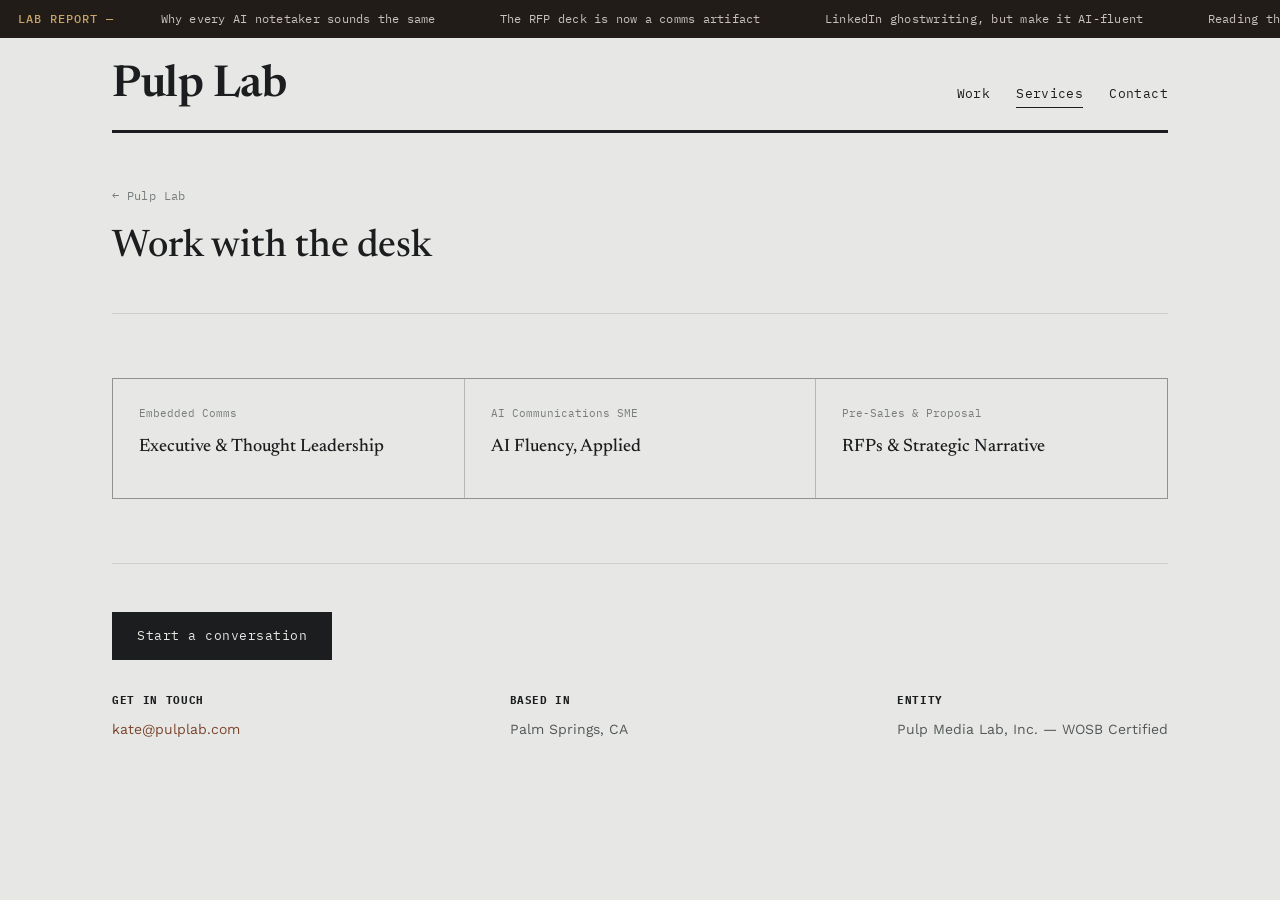
<file: services.html>
<!DOCTYPE html>
<html lang="en">
<head>
<meta charset="UTF-8">
<meta name="viewport" content="width=device-width, initial-scale=1.0">
<title>Services — Pulp Lab</title>
<link rel="preconnect" href="https://fonts.googleapis.com">
<link href="https://fonts.googleapis.com/css2?family=Newsreader:ital,opsz,wght@0,6..72,400;0,6..72,500;0,6..72,600;1,6..72,400&family=IBM+Plex+Mono:wght@400;500&family=Work+Sans:wght@400;500;600&display=swap" rel="stylesheet">
<link rel="icon" type="image/png" href="favicon.png">
<link rel="stylesheet" href="styles.css">
</head>
<body>

<div class="ticker-band">
  <div class="ticker-label">LAB REPORT —</div>
  <div class="ticker-scroll">
    <div class="ticker-track">
      <span>Why every AI notetaker sounds the same</span>
      <span>The RFP deck is now a comms artifact</span>
      <span>LinkedIn ghostwriting, but make it AI-fluent</span>
      <span>Reading the AI hype cycle like we read every other one</span>
      <span>The executive voice is the last real differentiator</span>
      <span>Why every AI notetaker sounds the same</span>
      <span>The RFP deck is now a comms artifact</span>
      <span>LinkedIn ghostwriting, but make it AI-fluent</span>
      <span>Reading the AI hype cycle like we read every other one</span>
      <span>The executive voice is the last real differentiator</span>
    </div>
  </div>
</div>

<div class="wrap">
  <header class="masthead">
    <div class="masthead-row">
      <a href="index.html" class="wordmark">Pulp Lab</a>
      <nav class="top-nav">
        <a href="work.html">Work</a>
        <a href="services.html" class="active">Services</a>
        <a href="#contact">Contact</a>
      </nav>
    </div>
  </header>

  <section class="page-hero">
    <a class="back-link" href="index.html">← Pulp Lab</a>
    <h1>Work with the desk</h1>
  </section>

  <section class="section reveal">
    <div class="services-list">
      <div class="service">
        <div class="idx">Embedded Comms</div>
        <h3>Executive &amp; Thought Leadership</h3>
      </div>
      <div class="service">
        <div class="idx">AI Communications SME</div>
        <h3>AI Fluency, Applied</h3>
      </div>
      <div class="service">
        <div class="idx">Pre-Sales &amp; Proposal</div>
        <h3>RFPs &amp; Strategic Narrative</h3>
      </div>
    </div>
  </section>

  <footer id="contact">
    <div class="cta-row" style="margin-bottom:32px;">
      <a href="mailto:kate@pulplab.com" class="btn btn-solid">Start a conversation</a>
    </div>
    <div class="footer-row">
      <div class="footer-col">
        <strong>Get in touch</strong>
        <a href="mailto:kate@pulplab.com">kate@pulplab.com</a>
      </div>
      <div class="footer-col">
        <strong>Based in</strong>
        Palm Springs, CA
      </div>
      <div class="footer-col">
        <strong>Entity</strong>
        Pulp Media Lab, Inc. — WOSB Certified
      </div>
    </div>
  </footer>
</div>

<script>
  const revealEls = document.querySelectorAll('.reveal');
  const io = new IntersectionObserver((entries) => {
    entries.forEach(entry => {
      if (entry.isIntersecting){
        entry.target.classList.add('visible');
        io.unobserve(entry.target);
      }
    });
  }, { threshold: 0.15 });
  revealEls.forEach(el => io.observe(el));
</script>

</body>
</html>
</file>
<file: styles.css>
:root{
  --newsprint:#E7E8E5;
  --newsprint-deep:#D9DAD6;
  --ink:#1B1D1E;
  --ink-soft:#54585A;
  --kraft:#797D7E;
  --signal:#A85A3E;
  --signal-deep:#7C4530;
  --brick:#A85A3E;
  --rule:rgba(27,29,30,0.12);
  --rule-strong:rgba(27,29,30,0.24);
  --ticker-bg:#211C17;
  --ticker-text:#C7C2BA;
  --ticker-accent:#C9A468;
}
*{box-sizing:border-box;}
html{scroll-behavior:smooth;}
body{
  margin:0;
  background:var(--newsprint);
  color:var(--ink);
  font-family:'Work Sans',sans-serif;
  font-size:17px;
  line-height:1.6;
}
.wrap{max-width:1120px;margin:0 auto;padding:0 32px;}
a{color:inherit;}

/* Ticker */
.ticker-band{
  background:var(--ticker-bg);
  color:var(--ticker-text);
  display:flex;
  align-items:center;
  border-bottom:1px solid var(--rule-strong);
}
.ticker-label{
  flex:none;
  font-family:'IBM Plex Mono',monospace;
  font-size:12px;
  font-weight:500;
  letter-spacing:0.08em;
  color:var(--ticker-accent);
  padding:9px 18px;
  border-right:1px solid var(--rule-strong);
  white-space:nowrap;
}
.ticker-scroll{
  flex:1;
  overflow:hidden;
  white-space:nowrap;
}
.ticker-track{
  display:inline-block;
  font-family:'IBM Plex Mono',monospace;
  font-size:12px;
  letter-spacing:0.02em;
  padding:9px 0;
  animation:scroll 40s linear infinite;
}
.ticker-track span{padding:0 28px; color:var(--ticker-text); border-right:1px solid var(--rule-strong);}
@keyframes scroll{
  0%{transform:translateX(0);}
  100%{transform:translateX(-50%);}
}
@media (prefers-reduced-motion: reduce){
  .ticker-track{animation:none;}
}

/* Masthead */
header.masthead{
  padding:26px 0 22px;
  border-bottom:3px solid var(--ink);
}
.masthead-row{
  display:flex;
  justify-content:space-between;
  align-items:flex-end;
  flex-wrap:wrap;
  gap:16px;
}
.wordmark{
  font-family:'Newsreader',serif;
  font-weight:600;
  font-size:44px;
  letter-spacing:-0.01em;
  line-height:1;
  text-decoration:none;
  display:inline-block;
}
nav.top-nav{
  display:flex;
  gap:26px;
  font-size:13px;
  font-family:'IBM Plex Mono',monospace;
  letter-spacing:0.03em;
}
nav.top-nav a{text-decoration:none; border-bottom:1px solid transparent; padding-bottom:2px;}
nav.top-nav a:hover, nav.top-nav a.active{border-bottom:1px solid var(--ink);}

/* Homepage hero */
.hero{padding:76px 0 64px; border-bottom:1px solid var(--rule);}
.hero h1{
  font-family:'Newsreader',serif;
  font-weight:500;
  font-size:68px;
  line-height:1.06;
  letter-spacing:-0.01em;
  margin:0 0 24px;
  max-width:16ch;
}
.hero h1 em{font-style:italic; color:var(--signal);}
.hero p.sub{
  font-family:'IBM Plex Mono',monospace;
  font-size:16px;
  letter-spacing:0.03em;
  color:var(--kraft);
  margin:0;
}

/* Subpage hero */
.page-hero{padding:48px 0 44px; border-bottom:1px solid var(--rule);}
.back-link{
  display:inline-block;
  font-family:'IBM Plex Mono',monospace;
  font-size:12px;
  letter-spacing:0.03em;
  color:var(--kraft);
  text-decoration:none;
  margin-bottom:22px;
}
.back-link:hover{color:var(--ink);}
.page-hero .section-num{
  font-family:'IBM Plex Mono',monospace;
  font-size:12px;
  color:var(--kraft);
  display:block;
  margin-bottom:10px;
}
.page-hero h1{
  font-family:'Newsreader',serif;
  font-weight:500;
  font-size:38px;
  line-height:1.1;
  margin:0;
  max-width:22ch;
}

.cta-row{display:flex; gap:16px; flex-wrap:wrap;}
.btn{
  display:inline-block;
  padding:13px 24px;
  font-family:'IBM Plex Mono',monospace;
  font-size:13px;
  letter-spacing:0.04em;
  text-decoration:none;
  border:1px solid var(--ink);
}
.btn-solid{background:var(--ink); color:var(--newsprint);}
.btn-solid:hover{background:var(--signal-deep); border-color:var(--signal-deep);}
.btn-outline{background:transparent; color:var(--ink);}
.btn-outline:hover{background:var(--rule);}

/* Section headers */
.section{padding:64px 0; border-bottom:1px solid var(--rule);}
.section-head{
  display:flex;
  align-items:baseline;
  gap:18px;
  margin-bottom:38px;
}
.section-num{
  font-family:'IBM Plex Mono',monospace;
  font-size:12px;
  color:var(--kraft);
}
.section-head h2{
  font-family:'Newsreader',serif;
  font-weight:500;
  font-size:28px;
  margin:0;
}

/* Lab Report / Back Issues */
.labreport-intro{
  color:var(--ink-soft);
  font-size:18px;
  max-width:56ch;
  margin:-14px 0 32px;
}
.archive-link{
  display:inline-block;
  font-family:'IBM Plex Mono',monospace;
  font-size:14px;
  letter-spacing:0.03em;
  color:var(--signal-deep);
  text-decoration:none;
  border-bottom:1px solid var(--rule-strong);
  padding-bottom:2px;
}

/* Services */
.services-list{display:grid; grid-template-columns:repeat(3,1fr); gap:1px; background:var(--rule-strong); border:1px solid var(--rule-strong);}
.service{background:var(--newsprint); padding:26px;}
.service .idx{font-family:'IBM Plex Mono',monospace; font-size:11px; color:var(--kraft); margin-bottom:10px;}
.service h3{font-family:'Newsreader',serif; font-weight:500; font-size:18px; margin:0 0 10px;}
.service p{font-size:14px; color:var(--ink-soft); margin:0;}

/* Brands */
.brands{padding:44px 0; border-bottom:1px solid var(--rule); display:flex; align-items:center; gap:32px; flex-wrap:wrap;}
.brands-label{
  font-family:'IBM Plex Mono',monospace;
  font-size:11px;
  letter-spacing:0.08em;
  text-transform:uppercase;
  color:var(--kraft);
}
.brands-row{display:flex; gap:36px; flex-wrap:wrap;}
.brands-row span{
  font-family:'Newsreader',serif;
  font-size:20px;
  color:var(--ink-soft);
}

/* Timeline */
.timeline{
  position:relative;
  display:flex;
  gap:56px;
  overflow-x:auto;
  padding:40px 4vw 24px;
  margin:8px 0 0;
  width:100vw;
  margin-left:calc(-50vw + 50%);
  scrollbar-width:thin;
}
.timeline::before{
  content:"";
  position:absolute;
  top:12px;
  left:4vw;
  right:4vw;
  height:2px;
  background:var(--rule-strong);
}
.timeline-item{
  position:relative;
  flex:0 0 360px;
  padding-top:30px;
}
.timeline-dot{
  position:absolute;
  top:-2px;
  left:50%;
  transform:translateX(-50%);
  width:16px;
  height:16px;
  border-radius:50%;
  background:var(--signal);
  border:3px solid var(--newsprint);
  box-shadow:0 0 0 1px var(--rule-strong);
}
.timeline-date{
  font-family:'IBM Plex Mono',monospace;
  font-size:14px;
  letter-spacing:0.08em;
  color:var(--kraft);
  margin-bottom:12px;
}
.timeline-then{
  font-family:'Newsreader',serif;
  font-style:italic;
  font-size:21px;
  line-height:1.35;
  color:var(--ink-soft);
  margin:0 0 12px;
}
.timeline-now{
  font-family:'Newsreader',serif;
  font-size:23px;
  line-height:1.32;
  color:var(--ink);
  margin:0 0 16px;
}
.timeline-link{
  font-family:'IBM Plex Mono',monospace;
  font-size:13px;
  letter-spacing:0.03em;
  color:var(--signal-deep);
  text-decoration:none;
  border-bottom:1px solid var(--rule-strong);
  padding-bottom:1px;
}

/* Footer */
footer{padding:48px 0 60px;}
.footer-row{display:flex; justify-content:space-between; flex-wrap:wrap; gap:24px;}
.footer-col{font-size:14px; color:var(--ink-soft);}
.footer-col strong{display:block; color:var(--ink); font-family:'IBM Plex Mono',monospace; font-size:11px; letter-spacing:0.06em; text-transform:uppercase; margin-bottom:8px;}
.footer-col a{text-decoration:none; color:var(--signal-deep);}

@media (max-width: 820px){
  .hero h1{font-size:42px;}
  .services-list{grid-template-columns:1fr;}
  .timeline-item{flex:0 0 300px;}
}

/* Scroll reveal */
.reveal{
  opacity:0;
  transform:translateY(24px);
  transition:opacity 0.7s ease, transform 0.7s ease;
}
.reveal.visible{opacity:1; transform:translateY(0);}
@media (prefers-reduced-motion: reduce){
  .reveal{opacity:1; transform:none; transition:none;}
}

/* Work page */
.page-sub{font-family:'IBM Plex Mono',monospace; font-size:14px; letter-spacing:0.03em; color:var(--kraft); margin:18px 0 0;}
.case{padding:0 0 56px; margin:0 0 56px; border-bottom:1px solid var(--rule); max-width:820px;}
.case-last{border-bottom:0; margin-bottom:0; padding-bottom:0;}
.case-label{font-family:'IBM Plex Mono',monospace; font-size:12px; letter-spacing:0.06em; text-transform:uppercase; color:var(--kraft); margin-bottom:12px;}
.case h2{font-family:'Newsreader',serif; font-weight:500; font-size:34px; line-height:1.12; margin:0 0 14px;}
.case-lede{font-family:'Newsreader',serif; font-style:italic; font-size:21px; line-height:1.35; color:var(--ink-soft); margin:0 0 24px;}
.case p{max-width:62ch;}
.stats{display:flex; flex-wrap:wrap; gap:1px; background:var(--rule-strong); border:1px solid var(--rule-strong); margin:0 0 28px;}
.stat{flex:1 1 150px; background:var(--newsprint); padding:18px 20px;}
.stat-n{display:block; font-family:'Newsreader',serif; font-size:38px; line-height:1; color:var(--signal);}
.stat-l{display:block; font-family:'IBM Plex Mono',monospace; font-size:11px; letter-spacing:0.04em; color:var(--ink-soft); margin-top:8px;}
.finding{margin:0 0 28px; padding:20px 22px; border-left:3px solid var(--signal); background:var(--newsprint-deep);}
.finding-head{font-family:'IBM Plex Mono',monospace; font-size:11px; letter-spacing:0.08em; text-transform:uppercase; color:var(--kraft); margin-bottom:14px;}
.bar-row{display:flex; align-items:center; gap:14px; margin:8px 0; font-size:14px;}
.bar-l{flex:0 0 150px; color:var(--ink-soft);}
.bar{flex:1; height:12px; background:var(--rule);}
.bar i{display:block; height:100%; background:var(--signal);}
.bar-v{flex:0 0 52px; text-align:right; font-family:'IBM Plex Mono',monospace; font-size:13px;}
@media (max-width: 820px){
  .case h2{font-size:27px;}
  .bar-l{flex-basis:96px; font-size:12px;}
}

/* Work page media + links */
.link-card{display:block; margin:26px 0 0; padding:18px 22px; border:1px solid var(--rule-strong); text-decoration:none; max-width:62ch;}
.link-card:hover{background:var(--newsprint-deep);}
.link-card-label{display:block; font-family:'IBM Plex Mono',monospace; font-size:11px; letter-spacing:0.06em; text-transform:uppercase; color:var(--kraft); margin-bottom:8px;}
.link-card-title{display:block; font-family:'Newsreader',serif; font-size:21px; line-height:1.25; margin-bottom:10px;}
.link-card-go{font-family:'IBM Plex Mono',monospace; font-size:13px; color:var(--signal-deep);}
.media-grid{display:grid; gap:12px; margin:24px 0;}
.media-2{grid-template-columns:1fr 1fr;}
.media-3{grid-template-columns:repeat(3,1fr);}
.media-grid img,.media-grid video{width:100%; height:100%; aspect-ratio:4/5; object-fit:cover; display:block; background:var(--newsprint-deep);}
.media-grid figcaption{grid-column:1/-1; font-family:'IBM Plex Mono',monospace; font-size:11px; color:var(--kraft);}
figure.media-grid{margin-left:0; margin-right:0;}
.press{font-family:'IBM Plex Mono',monospace; font-size:12px; color:var(--kraft); margin:0 0 24px;}
.press a{color:var(--signal-deep);}
/* Home tiles */
.tiles{display:grid; grid-template-columns:repeat(3,1fr); gap:16px;}
.tile{display:flex; flex-direction:column; gap:12px; text-decoration:none;}
.tile img{width:100%; aspect-ratio:4/3; object-fit:cover; background:var(--newsprint-deep);}
.tile-t{font-family:'Newsreader',serif; font-size:19px; line-height:1.25;}
.tile-stat{justify-content:flex-end; padding:22px; background:var(--ink); color:var(--newsprint); aspect-ratio:4/3;}
.tile-n{font-family:'Newsreader',serif; font-size:64px; line-height:1; color:var(--ticker-accent);}
@media (max-width: 820px){
  .media-2,.media-3,.tiles{grid-template-columns:1fr;}
  .media-grid img,.media-grid video{aspect-ratio:16/10;}
}

.link-card-img{display:block; width:100%; aspect-ratio:16/9; object-fit:cover; margin:0 0 16px; background:var(--newsprint-deep);}

.gtr-hero{margin:24px 0 12px;}
.gtr-hero video{width:100%; aspect-ratio:16/9; object-fit:cover; display:block; background:var(--ink);}
.gtr-hero figcaption,.vcap{font-family:'IBM Plex Mono',monospace; font-size:11px; color:var(--kraft); margin:8px 0 0;}
.vertical video{aspect-ratio:9/16; object-fit:cover; width:100%; display:block; background:var(--ink);}
.vertical .vcap{grid-column:1/-1;}
@media (max-width: 820px){
  .vertical{grid-template-columns:repeat(3,1fr);}
  .vertical video{aspect-ratio:9/16;}
}
</file>
